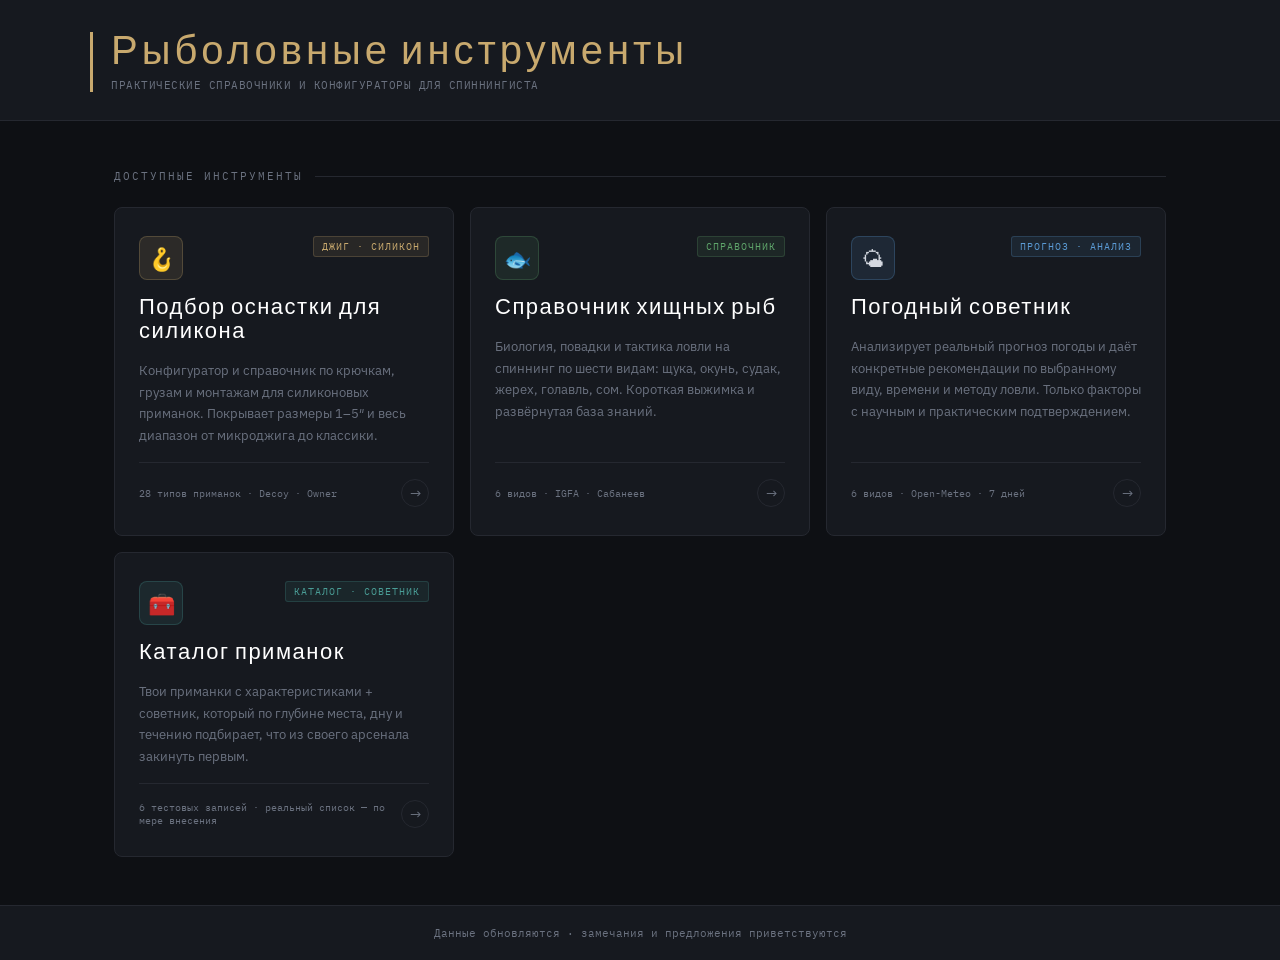
<file: index.html>
<!DOCTYPE html>
<html lang="ru">
<head>
  <!-- Yandex.Metrika counter -->
<script type="text/javascript">
    (function(m,e,t,r,i,k,a){
        m[i]=m[i]||function(){
            (m[i].a=m[i].a||[]).push(arguments)
        };
        m[i].l=1*new Date();
        for (var j = 0; j < document.scripts.length; j++) {if (document.scripts[j].src === r) { return; }}
        k=e.createElement(t),a=e.getElementsByTagName(t)[0],k.async=1,k.src=r,a.parentNode.insertBefore(k,a)
    })(window, document,'script','https://mc.yandex.ru/metrika/tag.js?id=109350380', 'ym');

    ym(109350380, 'init', {ssr:true, webvisor:true, clickmap:true, ecommerce:"dataLayer", referrer: document.referrer, url: location.href, accurateTrackBounce:true, trackLinks:true});
</script>
<noscript><div><img src="https://mc.yandex.ru/watch/109350380" style="position:absolute; left:-9999px;" alt="" /></div></noscript>
<!-- /Yandex.Metrika counter -->
<meta charset="UTF-8">
<meta name="viewport" content="width=device-width, initial-scale=1.0">
<title>Рыболовные инструменты</title>
<link href="https://fonts.googleapis.com/css2?family=Bebas+Neue&family=IBM+Plex+Mono:wght@400;500&family=IBM+Plex+Sans:wght@300;400;500&display=swap" rel="stylesheet">
<style>
  :root {
    --bg:      #0e1014;
    --surface: #16191f;
    --surface2: #1c1f27;
    --border:  #252830;
    --accent:  #c8a96e;
    --text:    #d4d8e0;
    --muted:   #6b7280;
  }

  *, *::before, *::after { box-sizing: border-box; margin: 0; padding: 0; }

  body {
    background: var(--bg);
    color: var(--text);
    font-family: 'IBM Plex Sans', sans-serif;
    min-height: 100vh;
    display: flex;
    flex-direction: column;
    -webkit-font-smoothing: antialiased;
  }

  .site-header {
    border-bottom: 1px solid var(--border);
    background: var(--surface);
    padding: 32px 24px 28px;
  }

  .header-inner {
    max-width: 1100px;
    margin: 0 auto;
    border-left: 3px solid var(--accent);
    padding-left: 18px;
  }

  .site-title {
    font-family: 'Bebas Neue', sans-serif;
    font-size: 40px;
    letter-spacing: 4px;
    color: var(--accent);
    line-height: 1;
    margin-bottom: 6px;
  }

  .site-desc {
    font-family: 'IBM Plex Mono', monospace;
    font-size: 11px;
    color: var(--muted);
    letter-spacing: 0.5px;
    text-transform: uppercase;
  }

  .main {
    flex: 1;
    max-width: 1100px;
    margin: 0 auto;
    width: 100%;
    padding: 48px 24px;
  }

  .section-label {
    font-family: 'IBM Plex Mono', monospace;
    font-size: 11px;
    text-transform: uppercase;
    letter-spacing: 2px;
    color: var(--muted);
    margin-bottom: 24px;
    display: flex;
    align-items: center;
    gap: 12px;
  }

  .section-label::after {
    content: '';
    flex: 1;
    height: 1px;
    background: var(--border);
  }

  .tools-grid {
    display: grid;
    grid-template-columns: repeat(auto-fill, minmax(300px, 1fr));
    gap: 16px;
  }

  .tool-card {
    background: var(--surface);
    border: 1px solid var(--border);
    border-radius: 8px;
    padding: 28px 24px;
    text-decoration: none;
    color: inherit;
    display: flex;
    flex-direction: column;
    gap: 16px;
    transition: border-color 0.15s, background 0.15s, transform 0.15s;
    position: relative;
    overflow: hidden;
  }

  .tool-card::before {
    content: '';
    position: absolute;
    top: 0; left: 0; right: 0;
    height: 2px;
    background: var(--card-accent, var(--accent));
    opacity: 0;
    transition: opacity 0.15s;
  }

  .tool-card:hover {
    border-color: var(--card-accent, var(--accent));
    background: var(--surface2);
    transform: translateY(-2px);
  }

  .tool-card:hover::before { opacity: 1; }

  .tool-card-top {
    display: flex;
    align-items: flex-start;
    justify-content: space-between;
    gap: 12px;
  }

  .tool-icon {
    width: 44px;
    height: 44px;
    border-radius: 8px;
    display: flex;
    align-items: center;
    justify-content: center;
    font-size: 22px;
    flex-shrink: 0;
    background: var(--icon-bg);
    border: 1px solid var(--icon-border);
  }

  .tool-tag {
    font-family: 'IBM Plex Mono', monospace;
    font-size: 10px;
    text-transform: uppercase;
    letter-spacing: 1px;
    padding: 3px 8px;
    border-radius: 3px;
    background: var(--tag-bg);
    color: var(--card-accent, var(--accent));
    border: 1px solid var(--tag-border);
    white-space: nowrap;
  }

  .tool-name {
    font-family: 'Bebas Neue', sans-serif;
    font-size: 22px;
    letter-spacing: 1.5px;
    color: #fff;
    line-height: 1.1;
  }

  .tool-desc {
    font-size: 13px;
    color: var(--muted);
    line-height: 1.65;
    flex: 1;
  }

  .tool-footer {
    display: flex;
    align-items: center;
    justify-content: space-between;
    padding-top: 16px;
    border-top: 1px solid var(--border);
  }

  .tool-meta {
    font-family: 'IBM Plex Mono', monospace;
    font-size: 10px;
    color: var(--muted);
  }

  .tool-arrow {
    width: 28px;
    height: 28px;
    border-radius: 50%;
    border: 1px solid var(--border);
    display: flex;
    align-items: center;
    justify-content: center;
    color: var(--muted);
    font-size: 14px;
    transition: all 0.15s;
    flex-shrink: 0;
  }

  .tool-card:hover .tool-arrow {
    border-color: var(--card-accent, var(--accent));
    color: var(--card-accent, var(--accent));
  }

  /* Soon cards */
  .tool-card--soon {
    opacity: 0.4;
    pointer-events: none;
  }
  .tool-card--soon::before { display: none; }

  .site-footer {
    border-top: 1px solid var(--border);
    background: var(--surface);
    padding: 20px 24px;
    text-align: center;
  }

  .site-footer p {
    font-family: 'IBM Plex Mono', monospace;
    font-size: 11px;
    color: var(--muted);
  }

  @media (max-width: 600px) {
    .site-title { font-size: 30px; }
    .main { padding: 32px 16px; }
    .tools-grid { grid-template-columns: 1fr; }
    .tool-card { padding: 20px 16px; }
  }
</style>
</head>
<body>

<header class="site-header">
  <div class="header-inner">
    <div class="site-title">Рыболовные инструменты</div>
    <div class="site-desc">Практические справочники и конфигураторы для спиннингиста</div>
  </div>
</header>

<main class="main">

  <div class="section-label">Доступные инструменты</div>

  <div class="tools-grid">

    <a class="tool-card" href="./lure-tool/"
       style="--card-accent:#c8a96e;--icon-bg:rgba(200,169,110,0.12);--icon-border:rgba(200,169,110,0.25);--tag-bg:rgba(200,169,110,0.10);--tag-border:rgba(200,169,110,0.22)">
      <div class="tool-card-top">
        <div class="tool-icon">🪝</div>
        <span class="tool-tag">Джиг · Силикон</span>
      </div>
      <div class="tool-name">Подбор оснастки для силикона</div>
      <div class="tool-desc">
        Конфигуратор и справочник по крючкам, грузам и монтажам для силиконовых приманок.
        Покрывает размеры 1–5″ и весь диапазон от микроджига до классики.
      </div>
      <div class="tool-footer">
        <span class="tool-meta">28 типов приманок · Decoy · Owner</span>
        <span class="tool-arrow">→</span>
      </div>
    </a>

    <a class="tool-card" href="./fish-guide/"
       style="--card-accent:#5fa56b;--icon-bg:rgba(95,165,107,0.12);--icon-border:rgba(95,165,107,0.25);--tag-bg:rgba(95,165,107,0.10);--tag-border:rgba(95,165,107,0.22)">
      <div class="tool-card-top">
        <div class="tool-icon">🐟</div>
        <span class="tool-tag">Справочник</span>
      </div>
      <div class="tool-name">Справочник хищных рыб</div>
      <div class="tool-desc">
        Биология, повадки и тактика ловли на спиннинг по шести видам:
        щука, окунь, судак, жерех, голавль, сом. Короткая выжимка и развёрнутая база знаний.
      </div>
      <div class="tool-footer">
        <span class="tool-meta">6 видов · IGFA · Сабанеев</span>
        <span class="tool-arrow">→</span>
      </div>
    </a>

    <a class="tool-card" href="./weather-advisor/"
       style="--card-accent:#5b9bd5;--icon-bg:rgba(91,155,213,0.12);--icon-border:rgba(91,155,213,0.25);--tag-bg:rgba(91,155,213,0.10);--tag-border:rgba(91,155,213,0.22)">
      <div class="tool-card-top">
        <div class="tool-icon">🌤</div>
        <span class="tool-tag">Прогноз · Анализ</span>
      </div>
      <div class="tool-name">Погодный советник</div>
      <div class="tool-desc">
        Анализирует реальный прогноз погоды и даёт конкретные рекомендации по выбранному виду,
        времени и методу ловли. Только факторы с научным и практическим подтверждением.
      </div>
      <div class="tool-footer">
        <span class="tool-meta">6 видов · Open-Meteo · 7 дней</span>
        <span class="tool-arrow">→</span>
      </div>
    </a>

    <a class="tool-card" href="./lure-catalog/"
       style="--card-accent:#4a9d96;--icon-bg:rgba(74,157,150,0.12);--icon-border:rgba(74,157,150,0.25);--tag-bg:rgba(74,157,150,0.10);--tag-border:rgba(74,157,150,0.22)">
      <div class="tool-card-top">
        <div class="tool-icon">🧰</div>
        <span class="tool-tag">Каталог · Советник</span>
      </div>
      <div class="tool-name">Каталог приманок</div>
      <div class="tool-desc">
        Твои приманки с характеристиками + советник, который по глубине места, дну и течению
        подбирает, что из своего арсенала закинуть первым.
      </div>
      <div class="tool-footer">
        <span class="tool-meta">6 тестовых записей · реальный список — по мере внесения</span>
        <span class="tool-arrow">→</span>
      </div>
    </a>

  </div>

</main>

<footer class="site-footer">
  <p>Данные обновляются · замечания и предложения приветствуются</p>
</footer>

</body>
</html>
</file>
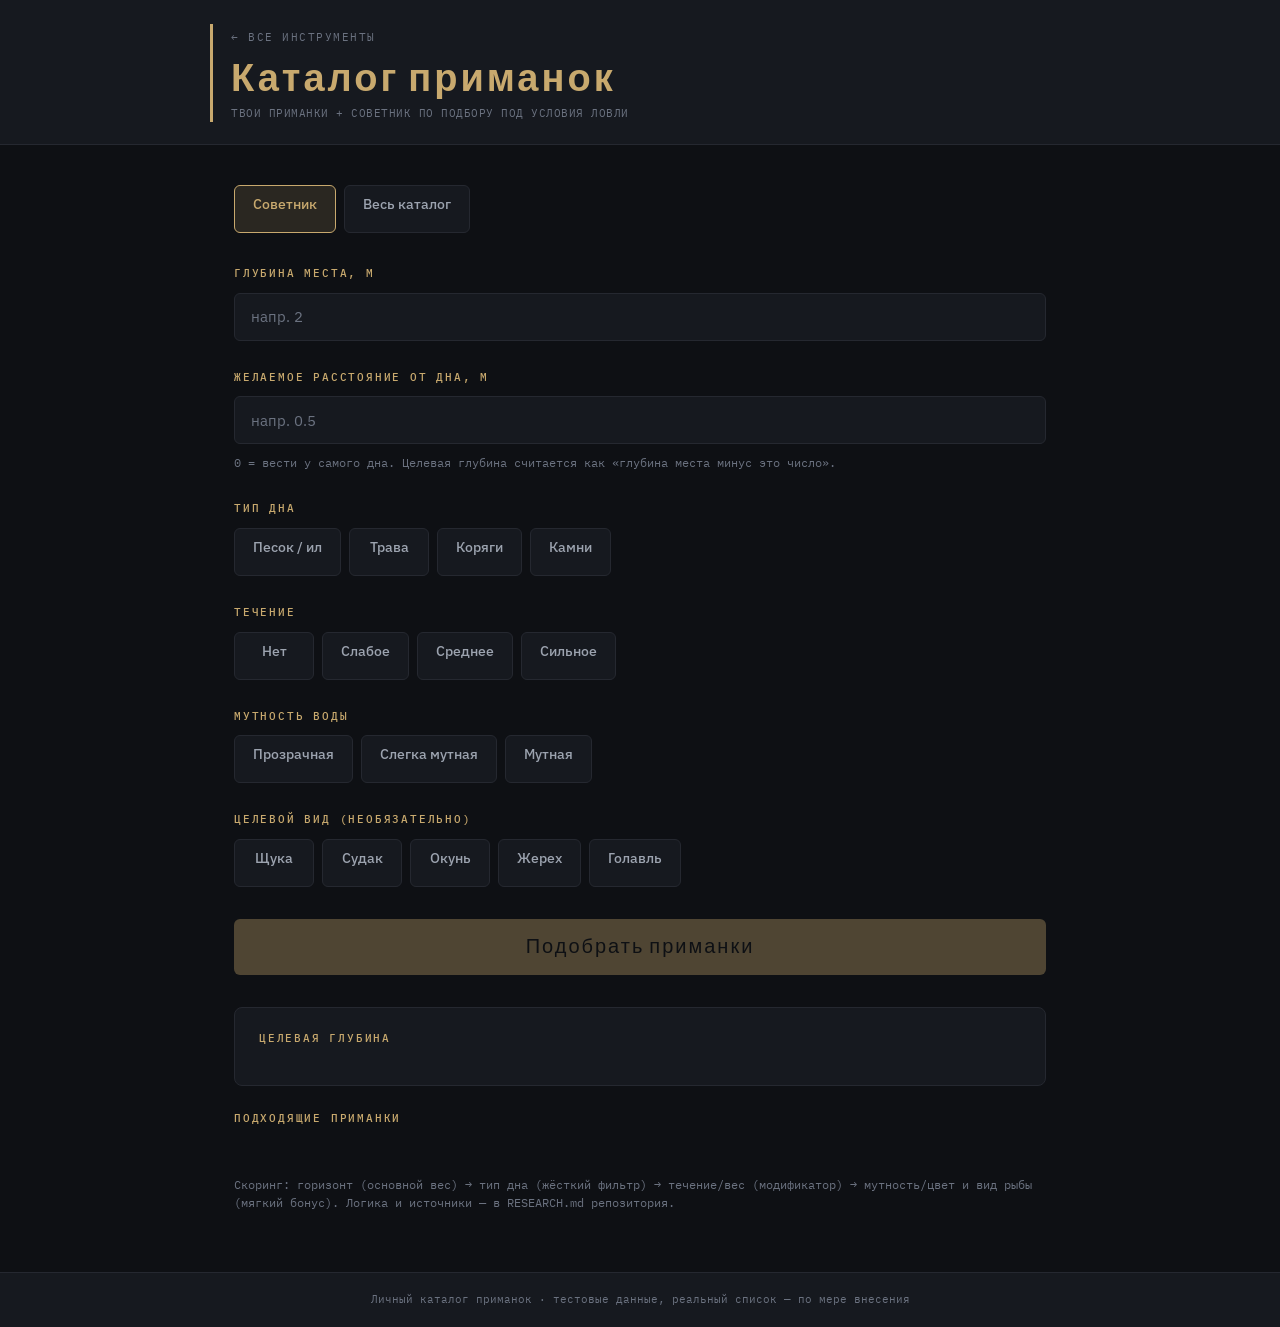
<file: lure-catalog/index.html>
<!DOCTYPE html>
<html lang="ru">
<head>
<!-- Yandex.Metrika counter -->
<script type="text/javascript">
   (function(m,e,t,r,i,k,a){m[i]=m[i]||function(){(m[i].a=m[i].a||[]).push(arguments)};m[i].l=1*new Date();for(var j=0;j<document.scripts.length;j++){if(document.scripts[j].src===r){return;}}k=e.createElement(t),a=e.getElementsByTagName(t)[0],k.async=1,k.src=r,a.parentNode.insertBefore(k,a)})(window,document,'script','https://mc.yandex.ru/metrika/tag.js?id=109350380','ym');
   ym(109350380,'init',{ssr:true,webvisor:true,clickmap:true,ecommerce:"dataLayer",referrer:document.referrer,url:location.href,accurateTrackBounce:true,trackLinks:true});
</script>
<noscript><div><img src="https://mc.yandex.ru/watch/109350380" style="position:absolute;left:-9999px;" alt=""/></div></noscript>
<!-- /Yandex.Metrika counter -->
<meta charset="UTF-8">
<meta name="viewport" content="width=device-width, initial-scale=1.0, maximum-scale=5.0">
<title>Каталог приманок</title>
<link href="https://fonts.googleapis.com/css2?family=Bebas+Neue&family=IBM+Plex+Mono:wght@400;500&family=IBM+Plex+Sans:wght@300;400;500;600&display=swap" rel="stylesheet">
<link rel="stylesheet" href="styles.css">
</head>
<body>

<header class="page-header">
  <div class="header-inner">
    <a href="../" class="back-link">&larr; все инструменты</a>
    <h1>Каталог приманок</h1>
    <p class="subtitle">Твои приманки + советник по подбору под условия ловли</p>
  </div>
</header>

<main class="content">
  <div class="layout">

    <div class="tabs" role="tablist">
      <button class="chip tab-btn chip--active" data-tab="advisor">Советник</button>
      <button class="chip tab-btn" data-tab="catalog">Весь каталог</button>
    </div>

    <!-- ======================= СОВЕТНИК ======================= -->
    <div id="advisor-tab">

      <section class="form-section">

        <div class="form-group">
          <label class="group-label">Глубина места, м</label>
          <input type="number" id="depth-input" class="text-input" placeholder="напр. 2" min="0" step="0.1" inputmode="decimal">
        </div>

        <div class="form-group">
          <label class="group-label">Желаемое расстояние от дна, м</label>
          <input type="number" id="offset-input" class="text-input" placeholder="напр. 0.5" min="0" step="0.1" inputmode="decimal">
          <p class="hint">0 = вести у самого дна. Целевая глубина считается как «глубина места минус это число».</p>
        </div>

        <div class="form-group">
          <label class="group-label">Тип дна</label>
          <div class="chip-group" role="group" aria-label="Тип дна">
            <button class="chip" data-group="bottom" data-value="sand">Песок / ил</button>
            <button class="chip" data-group="bottom" data-value="grass">Трава</button>
            <button class="chip" data-group="bottom" data-value="snag">Коряги</button>
            <button class="chip" data-group="bottom" data-value="rock">Камни</button>
          </div>
        </div>

        <div class="form-group">
          <label class="group-label">Течение</label>
          <div class="chip-group" role="group" aria-label="Течение">
            <button class="chip" data-group="current" data-value="none">Нет</button>
            <button class="chip" data-group="current" data-value="weak">Слабое</button>
            <button class="chip" data-group="current" data-value="medium">Среднее</button>
            <button class="chip" data-group="current" data-value="strong">Сильное</button>
          </div>
        </div>

        <div class="form-group">
          <label class="group-label">Мутность воды</label>
          <div class="chip-group" role="group" aria-label="Мутность воды">
            <button class="chip" data-group="clarity" data-value="clear">Прозрачная</button>
            <button class="chip" data-group="clarity" data-value="stained">Слегка мутная</button>
            <button class="chip" data-group="clarity" data-value="murky">Мутная</button>
          </div>
        </div>

        <div class="form-group">
          <label class="group-label">Целевой вид (необязательно)</label>
          <div class="chip-group" role="group" aria-label="Целевой вид">
            <button class="chip" data-group="species" data-value="pike">Щука</button>
            <button class="chip" data-group="species" data-value="zander">Судак</button>
            <button class="chip" data-group="species" data-value="perch">Окунь</button>
            <button class="chip" data-group="species" data-value="asp">Жерех</button>
            <button class="chip" data-group="species" data-value="chub">Голавль</button>
          </div>
        </div>

        <button id="submit-btn" class="submit-btn" disabled>Подобрать приманки</button>

      </section>

      <section id="result-section" class="result-section" hidden style="margin-top:32px;">

        <div class="result-block">
          <div class="block-label">Целевая глубина</div>
          <p id="target-depth-summary" class="hint" style="font-size:13px;"></p>
        </div>

        <div class="block-label" style="margin-top:8px;">Подходящие приманки</div>
        <div id="ranked-list" style="display:flex;flex-direction:column;gap:14px;"></div>

        <div id="excluded-block" class="result-block" hidden>
          <div class="block-label">Не рекомендуется на этом дне</div>
          <ul id="excluded-list" class="excluded-list"></ul>
        </div>

        <p class="hint">Скоринг: горизонт (основной вес) → тип дна (жёсткий фильтр) → течение/вес (модификатор) → мутность/цвет и вид рыбы (мягкий бонус). Логика и источники — в RESEARCH.md репозитория.</p>

      </section>

    </div>

    <!-- ======================= ВЕСЬ КАТАЛОГ ======================= -->
    <div id="catalog-tab" hidden>
      <div class="block-label">Все приманки (сейчас — тестовый набор)</div>
      <div id="catalog-grid" class="catalog-grid"></div>
    </div>

  </div>
</main>

<footer class="page-footer">
  <p>Личный каталог приманок · тестовые данные, реальный список — по мере внесения</p>
</footer>

<script src="data/lures-data.js"></script>
<script src="logic/scoring.js"></script>
<script src="app.js"></script>
</body>
</html>
</file>
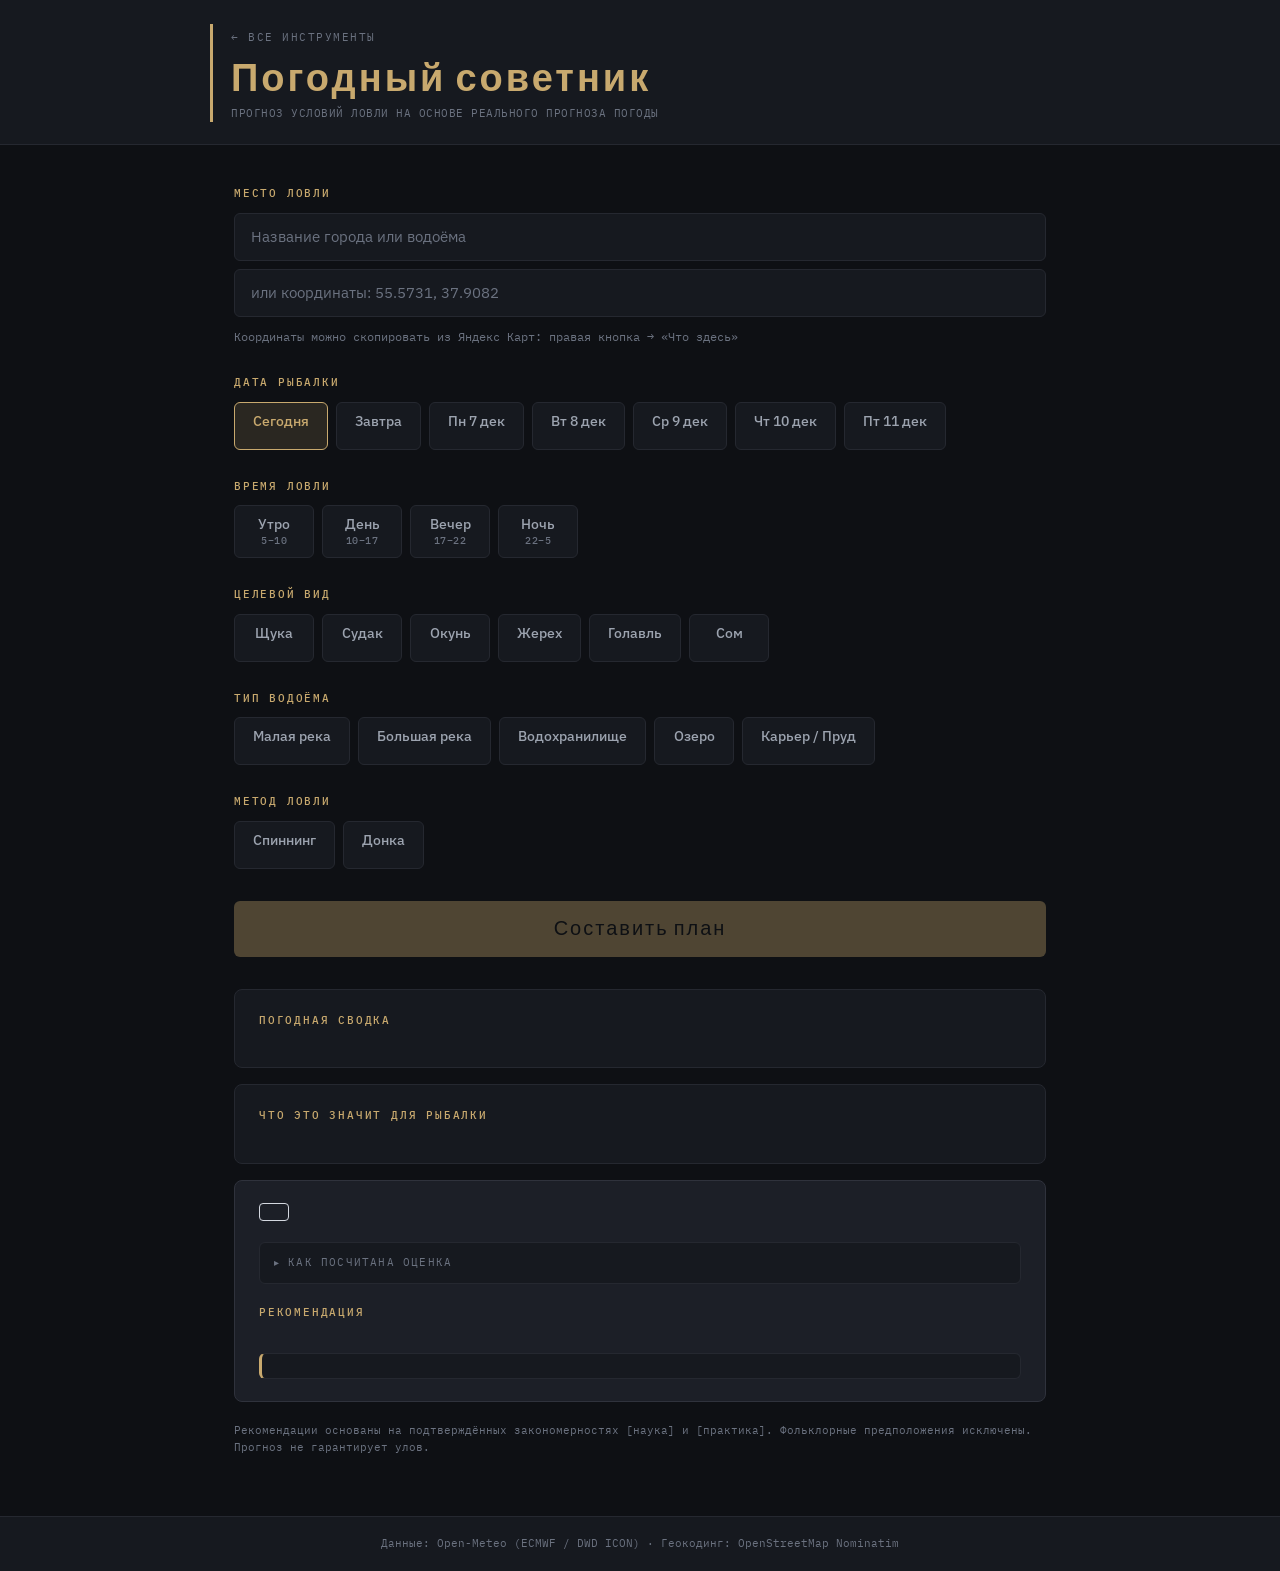
<file: weather-advisor/index.html>
<!DOCTYPE html>
<html lang="ru">
<head>
<!-- Yandex.Metrika counter -->
<script type="text/javascript">
   (function(m,e,t,r,i,k,a){m[i]=m[i]||function(){(m[i].a=m[i].a||[]).push(arguments)};m[i].l=1*new Date();for(var j=0;j<document.scripts.length;j++){if(document.scripts[j].src===r){return;}}k=e.createElement(t),a=e.getElementsByTagName(t)[0],k.async=1,k.src=r,a.parentNode.insertBefore(k,a)})(window,document,'script','https://mc.yandex.ru/metrika/tag.js?id=109350380','ym');
   ym(109350380,'init',{ssr:true,webvisor:true,clickmap:true,ecommerce:"dataLayer",referrer:document.referrer,url:location.href,accurateTrackBounce:true,trackLinks:true});
</script>
<noscript><div><img src="https://mc.yandex.ru/watch/109350380" style="position:absolute;left:-9999px;" alt=""/></div></noscript>
<!-- /Yandex.Metrika counter -->
<meta charset="UTF-8">
<meta name="viewport" content="width=device-width, initial-scale=1.0, maximum-scale=5.0">
<title>Погодный советник рыболова</title>
<link href="https://fonts.googleapis.com/css2?family=Bebas+Neue&family=IBM+Plex+Mono:wght@400;500&family=IBM+Plex+Sans:wght@300;400;500;600&display=swap" rel="stylesheet">
<link rel="stylesheet" href="styles.css">
</head>
<body>

<header class="page-header">
  <div class="header-inner">
    <a href="../" class="back-link">&larr; все инструменты</a>
    <h1>Погодный советник</h1>
    <p class="subtitle">Прогноз условий ловли на основе реального прогноза погоды</p>
  </div>
</header>

<main class="content">
  <div class="layout">

    <section class="form-section">

      <div class="form-group">
        <label class="group-label">Место ловли</label>
        <div class="location-inputs">
          <div class="city-search-wrap">
            <input type="text" id="city-input" class="text-input" placeholder="Название города или водоёма" autocomplete="off">
            <div id="city-dropdown" class="city-dropdown" hidden></div>
          </div>
          <div class="coords-wrap">
            <input type="text" id="coords-input" class="text-input" placeholder="или координаты: 55.5731, 37.9082">
            <div id="coords-error" class="field-error" hidden></div>
          </div>
        </div>
        <p class="hint">Координаты можно скопировать из Яндекс Карт: правая кнопка &rarr; &laquo;Что здесь&raquo;</p>
      </div>

      <div class="form-group">
        <label class="group-label">Дата рыбалки</label>
        <div class="chip-group" id="date-chips" role="group" aria-label="Дата рыбалки"></div>
        <div id="accuracy-warning" class="accuracy-warning" hidden>
          &#9888; Прогноз на 3+ дня носит ориентировочный характер. Современные модели теряют точность после 2&ndash;3 суток. Рекомендуем повторить запрос накануне или в день рыбалки.
        </div>
      </div>

      <div class="form-group">
        <label class="group-label">Время ловли</label>
        <div class="chip-group" role="group" aria-label="Время ловли">
          <button class="chip" data-group="time" data-value="morning">Утро<span class="chip-sub">5&ndash;10</span></button>
          <button class="chip" data-group="time" data-value="day">День<span class="chip-sub">10&ndash;17</span></button>
          <button class="chip" data-group="time" data-value="evening">Вечер<span class="chip-sub">17&ndash;22</span></button>
          <button class="chip" data-group="time" data-value="night">Ночь<span class="chip-sub">22&ndash;5</span></button>
        </div>
      </div>

      <div class="form-group">
        <label class="group-label">Целевой вид</label>
        <div class="chip-group" role="group" aria-label="Вид рыбы">
          <button class="chip" data-group="species" data-value="pike">Щука</button>
          <button class="chip" data-group="species" data-value="zander">Судак</button>
          <button class="chip" data-group="species" data-value="perch">Окунь</button>
          <button class="chip" data-group="species" data-value="asp">Жерех</button>
          <button class="chip" data-group="species" data-value="chub">Голавль</button>
          <button class="chip" data-group="species" data-value="catfish">Сом</button>
        </div>
      </div>

      <div class="form-group">
        <label class="group-label">Тип водоёма</label>
        <div class="chip-group" role="group" aria-label="Тип водоёма">
          <button class="chip" data-group="watertype" data-value="river_small">Малая река</button>
          <button class="chip" data-group="watertype" data-value="river_large">Большая река</button>
          <button class="chip" data-group="watertype" data-value="reservoir">Водохранилище</button>
          <button class="chip" data-group="watertype" data-value="lake">Озеро</button>
          <button class="chip" data-group="watertype" data-value="pond">Карьер / Пруд</button>
        </div>
      </div>

      <div class="form-group">
        <label class="group-label">Метод ловли</label>
        <div class="chip-group" role="group" aria-label="Метод ловли">
          <button class="chip" data-group="method" data-value="spinning">Спиннинг</button>
          <button class="chip" data-group="method" data-value="bottom">Донка</button>
        </div>
      </div>

      <button id="submit-btn" class="submit-btn" disabled>
        <span id="submit-label">Составить план</span>
        <span id="submit-loader" class="loader" hidden></span>
      </button>

      <div id="api-error" class="api-error" hidden></div>

    </section>

    <section id="result-section" class="result-section" hidden>

      <div class="result-block">
        <div class="block-label">Погодная сводка</div>
        <div id="weather-grid" class="weather-grid"></div>
      </div>

      <div class="result-block">
        <div class="block-label">Что это значит для рыбалки</div>
        <ul id="insights-list" class="insights-list"></ul>
      </div>

      <div class="result-block result-block--main">
        <div id="rating-badge" class="rating-badge"></div>
        <details class="score-breakdown" id="score-breakdown">
          <summary>Как посчитана оценка</summary>
          <div id="breakdown-rows" class="breakdown-rows"></div>
          <p class="breakdown-note">Оценка относительна для выбранного вида: пороги откалиброваны по распределению достижимых условий каждого вида отдельно.</p>
        </details>
        <div class="block-label" style="margin-top:20px;">Рекомендация</div>
        <div id="spawn-warning" class="spawn-warning" hidden></div>
        <div id="rec-details" class="rec-details"></div>
        <div id="water-location" class="water-location"></div>
      </div>

      <p class="result-disclaimer">Рекомендации основаны на подтверждённых закономерностях [наука] и [практика]. Фольклорные предположения исключены. Прогноз не гарантирует улов.</p>

    </section>

  </div>
</main>

<footer class="page-footer">
  <p>Данные: Open-Meteo (ECMWF / DWD ICON) &middot; Геокодинг: OpenStreetMap Nominatim</p>
</footer>

<script src="data/recommendations-data.js"></script>
<script src="data/scoring-config.js"></script>
<script src="data/behavior-notes.js"></script>
<script src="data/scenario-insights.js"></script>
<script src="data/season-notes.js"></script>
<script src="data/water-tactic-notes.js"></script>
<script src="logic/recommendations.js"></script>
<script src="app.js"></script>
</body>
</html>
</file>
<file: lure-catalog/styles.css>
/* ============================================================
   LURE CATALOG — стили
   Единая дизайн-система: те же токены, что в fish-guide, lure-tool,
   weather-advisor
   ============================================================ */

:root {
  --bg:         #0e1014;
  --surface:    #16191f;
  --surface2:   #1c1f27;
  --border:     #252830;
  --border2:    #2f323c;
  --accent:     #c8a96e;
  --accent-dim: rgba(200,169,110,0.15);
  --text:       #d4d8e0;
  --text-dim:   #9ca3af;
  --muted:      #6b7280;
  --good:       #5fa56b;
  --warn:       #c8844e;
  --bad:        #b85c4e;
}

*, *::before, *::after { box-sizing: border-box; margin: 0; padding: 0; }
html { -webkit-text-size-adjust: 100%; }

body {
  background: var(--bg);
  color: var(--text);
  font-family: 'IBM Plex Sans', sans-serif;
  font-size: 15px;
  line-height: 1.6;
  min-height: 100vh;
  display: flex;
  flex-direction: column;
  -webkit-font-smoothing: antialiased;
}

.page-header { border-bottom: 1px solid var(--border); background: var(--surface); padding: 24px 24px 22px; }
.header-inner { max-width: 860px; margin: 0 auto; border-left: 3px solid var(--accent); padding-left: 18px; }
.back-link { display: inline-block; font-family: 'IBM Plex Mono', monospace; font-size: 11px; text-transform: uppercase; letter-spacing: 1.5px; color: var(--muted); text-decoration: none; margin-bottom: 14px; transition: color 0.15s; }
.back-link:hover { color: var(--accent); }
.page-header h1 { font-family: 'Bebas Neue', sans-serif; font-size: 38px; letter-spacing: 3px; color: var(--accent); line-height: 1; margin-bottom: 6px; }
.subtitle { font-family: 'IBM Plex Mono', monospace; font-size: 11px; color: var(--muted); letter-spacing: 0.5px; text-transform: uppercase; }

.content { flex: 1; }
.layout { max-width: 860px; margin: 0 auto; padding: 40px 24px 60px; display: flex; flex-direction: column; gap: 32px; }

.tabs { display: flex; gap: 8px; }

.form-section { display: flex; flex-direction: column; gap: 28px; }
.form-group { display: flex; flex-direction: column; gap: 10px; }
.group-label { font-family: 'IBM Plex Mono', monospace; font-size: 11px; text-transform: uppercase; letter-spacing: 1.8px; color: var(--accent); font-weight: 500; }

.text-input { width: 100%; background: var(--surface); border: 1px solid var(--border); border-radius: 6px; color: var(--text); font-family: 'IBM Plex Sans', sans-serif; font-size: 15px; padding: 13px 16px; outline: none; transition: border-color 0.15s; min-height: 48px; }
.text-input::placeholder { color: var(--muted); }
.text-input:focus { border-color: var(--accent); }

.hint { font-size: 12px; color: var(--muted); font-family: 'IBM Plex Mono', monospace; line-height: 1.5; }

.chip-group { display: flex; flex-wrap: wrap; gap: 8px; }
.chip { display: flex; flex-direction: column; align-items: center; gap: 2px; background: var(--surface); border: 1px solid var(--border); border-radius: 6px; color: var(--text-dim); font-family: 'IBM Plex Sans', sans-serif; font-size: 14px; font-weight: 500; padding: 10px 18px; cursor: pointer; transition: all 0.15s; min-height: 48px; min-width: 80px; line-height: 1.2; }
.chip:hover { border-color: var(--border2); color: var(--text); }
.chip--active { border-color: var(--accent); color: var(--accent); background: var(--accent-dim); }

.submit-btn { width: 100%; background: var(--accent); border: none; border-radius: 6px; color: #0e1014; font-family: 'Bebas Neue', sans-serif; font-size: 20px; letter-spacing: 2px; padding: 16px 24px; cursor: pointer; transition: opacity 0.15s, transform 0.1s; min-height: 56px; display: flex; align-items: center; justify-content: center; gap: 10px; margin-top: 4px; }
.submit-btn:hover:not(:disabled) { opacity: 0.88; }
.submit-btn:active:not(:disabled) { transform: scale(0.99); }
.submit-btn:disabled { opacity: 0.35; cursor: not-allowed; }

.result-section { display: flex; flex-direction: column; gap: 16px; scroll-margin-top: 24px; }
.result-block { background: var(--surface); border: 1px solid var(--border); border-radius: 8px; padding: 22px 24px; }
.block-label { font-family: 'IBM Plex Mono', monospace; font-size: 11px; text-transform: uppercase; letter-spacing: 1.8px; color: var(--accent); font-weight: 500; margin-bottom: 16px; }

.rating-badge { display: inline-flex; align-items: center; gap: 8px; padding: 8px 14px; border-radius: 4px; font-family: 'IBM Plex Mono', monospace; font-size: 12px; text-transform: uppercase; letter-spacing: 1.2px; font-weight: 500; border: 1px solid; white-space: nowrap; }

.score-breakdown { margin-top: 14px; border: 1px solid var(--border); border-radius: 6px; background: var(--surface2); }
.score-breakdown summary { font-family: 'IBM Plex Mono', monospace; font-size: 11px; text-transform: uppercase; letter-spacing: 1.2px; color: var(--muted); padding: 11px 14px; cursor: pointer; user-select: none; transition: color 0.15s; list-style: none; display: flex; align-items: center; gap: 8px; }
.score-breakdown summary::-webkit-details-marker { display: none; }
.score-breakdown summary::before { content: '▸'; font-size: 10px; transition: transform 0.15s; }
.score-breakdown[open] summary::before { transform: rotate(90deg); }
.score-breakdown summary:hover { color: var(--accent); }
.breakdown-rows { padding: 4px 14px 10px; display: flex; flex-direction: column; }
.bd-row { display: flex; justify-content: space-between; align-items: baseline; gap: 12px; padding: 6px 0; border-bottom: 1px solid var(--border); font-size: 13px; }
.bd-row:last-child { border-bottom: none; }
.bd-label { color: var(--text-dim); }
.bd-val { font-family: 'IBM Plex Mono', monospace; font-size: 13px; flex-shrink: 0; }
.bd-total { border-top: 1px solid var(--border2); margin-top: 2px; }
.bd-total .bd-label { color: var(--text); font-weight: 500; }
.bd-total .bd-val { color: #fff; }

.excluded-list { list-style: none; display: flex; flex-direction: column; gap: 10px; }
.excluded-list li { font-size: 13px; line-height: 1.6; color: var(--text-dim); padding-left: 16px; position: relative; }
.excluded-list li::before { content: '⚠'; position: absolute; left: 0; color: var(--warn); }

/* ── Карточки приманок (результаты + каталог) ── */
.lure-result { padding: 18px 20px; }
.lure-card-top { display: flex; align-items: flex-start; justify-content: space-between; gap: 12px; margin-bottom: 10px; }
.lure-name { font-family: 'Bebas Neue', sans-serif; font-size: 19px; letter-spacing: 0.5px; color: #fff; line-height: 1.15; }
.lure-tag { display: inline-block; font-family: 'IBM Plex Mono', monospace; font-size: 10px; text-transform: uppercase; letter-spacing: 0.8px; color: var(--accent); background: var(--accent-dim); border: 1px solid rgba(200,169,110,0.25); border-radius: 3px; padding: 2px 7px; margin-top: 6px; margin-right: 6px; }
.test-badge { display: inline-block; font-family: 'IBM Plex Mono', monospace; font-size: 10px; text-transform: uppercase; letter-spacing: 0.8px; color: var(--warn); background: rgba(200,132,78,0.12); border: 1px solid rgba(200,132,78,0.3); border-radius: 3px; padding: 2px 7px; margin-top: 6px; }
.lure-meta { font-size: 13px; color: var(--text-dim); margin-top: 4px; }
.lure-notes { font-size: 12px; color: var(--muted); margin-top: 8px; line-height: 1.55; }

.catalog-grid { display: grid; grid-template-columns: repeat(auto-fill, minmax(240px, 1fr)); gap: 14px; }
.lure-card { background: var(--surface); border: 1px solid var(--border); border-radius: 8px; padding: 18px 20px; }

.page-footer { border-top: 1px solid var(--border); background: var(--surface); padding: 18px 24px; text-align: center; margin-top: auto; }
.page-footer p { font-family: 'IBM Plex Mono', monospace; font-size: 11px; color: var(--muted); }

@media (max-width: 600px) {
  .page-header { padding: 18px 16px 16px; }
  .header-inner { padding-left: 14px; }
  .page-header h1 { font-size: 28px; letter-spacing: 2px; }
  .layout { padding: 24px 16px 48px; gap: 24px; }
  .chip { min-width: 70px; font-size: 13px; padding: 10px 14px; }
  .result-block { padding: 18px 18px; }
  .catalog-grid { grid-template-columns: 1fr; }
}
</file>
<file: weather-advisor/styles.css>
/* ============================================================
   WEATHER ADVISOR — стили
   Единая дизайн-система: те же токены, что в fish-guide и lure-tool
   ============================================================ */

:root {
  --bg:         #0e1014;
  --surface:    #16191f;
  --surface2:   #1c1f27;
  --border:     #252830;
  --border2:    #2f323c;
  --accent:     #c8a96e;
  --accent-dim: rgba(200,169,110,0.15);
  --text:       #d4d8e0;
  --text-dim:   #9ca3af;
  --muted:      #6b7280;
  --good:       #5fa56b;
  --warn:       #c8844e;
  --bad:        #b85c4e;
}

*, *::before, *::after { box-sizing: border-box; margin: 0; padding: 0; }
html { -webkit-text-size-adjust: 100%; }

body {
  background: var(--bg);
  color: var(--text);
  font-family: 'IBM Plex Sans', sans-serif;
  font-size: 15px;
  line-height: 1.6;
  min-height: 100vh;
  display: flex;
  flex-direction: column;
  -webkit-font-smoothing: antialiased;
}

.page-header { border-bottom: 1px solid var(--border); background: var(--surface); padding: 24px 24px 22px; }
.header-inner { max-width: 860px; margin: 0 auto; border-left: 3px solid var(--accent); padding-left: 18px; }
.back-link { display: inline-block; font-family: 'IBM Plex Mono', monospace; font-size: 11px; text-transform: uppercase; letter-spacing: 1.5px; color: var(--muted); text-decoration: none; margin-bottom: 14px; transition: color 0.15s; }
.back-link:hover { color: var(--accent); }
.page-header h1 { font-family: 'Bebas Neue', sans-serif; font-size: 38px; letter-spacing: 3px; color: var(--accent); line-height: 1; margin-bottom: 6px; }
.subtitle { font-family: 'IBM Plex Mono', monospace; font-size: 11px; color: var(--muted); letter-spacing: 0.5px; text-transform: uppercase; }

.content { flex: 1; }
.layout { max-width: 860px; margin: 0 auto; padding: 40px 24px 60px; display: flex; flex-direction: column; gap: 32px; }

.form-section { display: flex; flex-direction: column; gap: 28px; }
.form-group { display: flex; flex-direction: column; gap: 10px; }
.group-label { font-family: 'IBM Plex Mono', monospace; font-size: 11px; text-transform: uppercase; letter-spacing: 1.8px; color: var(--accent); font-weight: 500; }

.location-inputs { display: flex; flex-direction: column; gap: 8px; }
.city-search-wrap { position: relative; }

.text-input { width: 100%; background: var(--surface); border: 1px solid var(--border); border-radius: 6px; color: var(--text); font-family: 'IBM Plex Sans', sans-serif; font-size: 15px; padding: 13px 16px; outline: none; transition: border-color 0.15s; min-height: 48px; }
.text-input::placeholder { color: var(--muted); }
.text-input:focus { border-color: var(--accent); }

.city-dropdown { position: absolute; top: calc(100% + 4px); left: 0; right: 0; background: var(--surface2); border: 1px solid var(--border2); border-radius: 6px; z-index: 100; overflow: hidden; box-shadow: 0 8px 24px rgba(0,0,0,0.4); }
.city-option { padding: 13px 16px; cursor: pointer; font-size: 14px; color: var(--text); border-bottom: 1px solid var(--border); transition: background 0.1s; min-height: 48px; display: flex; flex-direction: column; justify-content: center; }
.city-option:last-child { border-bottom: none; }
.city-option:hover { background: var(--surface); }
.city-option-sub { font-size: 12px; color: var(--muted); margin-top: 2px; font-family: 'IBM Plex Mono', monospace; }

.hint { font-size: 12px; color: var(--muted); font-family: 'IBM Plex Mono', monospace; }
.field-error { font-size: 12px; color: var(--bad); padding: 6px 0; }

.chip-group { display: flex; flex-wrap: wrap; gap: 8px; }
.chip { display: flex; flex-direction: column; align-items: center; gap: 2px; background: var(--surface); border: 1px solid var(--border); border-radius: 6px; color: var(--text-dim); font-family: 'IBM Plex Sans', sans-serif; font-size: 14px; font-weight: 500; padding: 10px 18px; cursor: pointer; transition: all 0.15s; min-height: 48px; min-width: 80px; line-height: 1.2; }
.chip:hover { border-color: var(--border2); color: var(--text); }
.chip--active { border-color: var(--accent); color: var(--accent); background: var(--accent-dim); }
.chip-sub { font-size: 10px; font-family: 'IBM Plex Mono', monospace; color: var(--muted); letter-spacing: 0.5px; }
.chip--active .chip-sub { color: var(--accent); opacity: 0.7; }

.accuracy-warning { font-size: 12px; color: var(--accent); background: var(--accent-dim); border: 1px solid rgba(200,169,110,0.25); border-radius: 6px; padding: 10px 14px; line-height: 1.55; }

.submit-btn { width: 100%; background: var(--accent); border: none; border-radius: 6px; color: #0e1014; font-family: 'Bebas Neue', sans-serif; font-size: 20px; letter-spacing: 2px; padding: 16px 24px; cursor: pointer; transition: opacity 0.15s, transform 0.1s; min-height: 56px; display: flex; align-items: center; justify-content: center; gap: 10px; margin-top: 4px; }
.submit-btn:hover:not(:disabled) { opacity: 0.88; }
.submit-btn:active:not(:disabled) { transform: scale(0.99); }
.submit-btn:disabled { opacity: 0.35; cursor: not-allowed; }

.loader { width: 18px; height: 18px; border: 2px solid rgba(14,16,20,0.3); border-top-color: #0e1014; border-radius: 50%; animation: spin 0.7s linear infinite; }
@keyframes spin { to { transform: rotate(360deg); } }

.api-error { font-size: 13px; color: var(--bad); background: rgba(184,92,78,0.1); border: 1px solid rgba(184,92,78,0.3); border-radius: 6px; padding: 12px 16px; line-height: 1.55; }

.result-section { display: flex; flex-direction: column; gap: 16px; scroll-margin-top: 24px; }
.result-block { background: var(--surface); border: 1px solid var(--border); border-radius: 8px; padding: 22px 24px; }
.result-block--main { border-color: var(--border2); background: var(--surface2); }
.block-label { font-family: 'IBM Plex Mono', monospace; font-size: 11px; text-transform: uppercase; letter-spacing: 1.8px; color: var(--accent); font-weight: 500; margin-bottom: 16px; }

.weather-grid { display: grid; grid-template-columns: repeat(auto-fill, minmax(140px, 1fr)); gap: 12px; }
.weather-item { display: flex; flex-direction: column; gap: 4px; }
.weather-icon { font-size: 20px; line-height: 1; }
.weather-value { font-family: 'Bebas Neue', sans-serif; font-size: 22px; letter-spacing: 1px; color: #fff; line-height: 1; }
.weather-label { font-family: 'IBM Plex Mono', monospace; font-size: 10px; text-transform: uppercase; letter-spacing: 0.8px; color: var(--muted); }
.trend-arrow { font-size: 14px; margin-left: 4px; }
.trend-falling { color: #6ab0d4; }
.trend-rising { color: var(--warn); }
.trend-stable { color: var(--muted); }
.trend-unstable { color: var(--bad); }

.insights-list { list-style: none; display: flex; flex-direction: column; gap: 10px; }
.insights-list li { font-size: 14px; line-height: 1.65; color: var(--text); padding-left: 16px; position: relative; }
.insights-list li::before { content: '—'; position: absolute; left: 0; color: var(--accent); font-family: 'IBM Plex Mono', monospace; }

.rating-badge { display: inline-flex; align-items: center; gap: 8px; padding: 8px 14px; border-radius: 4px; font-family: 'IBM Plex Mono', monospace; font-size: 12px; text-transform: uppercase; letter-spacing: 1.2px; font-weight: 500; border: 1px solid; }

/* ── Разбивка score по факторам ── */
.score-breakdown { margin-top: 14px; border: 1px solid var(--border); border-radius: 6px; background: var(--surface); }
.score-breakdown summary { font-family: 'IBM Plex Mono', monospace; font-size: 11px; text-transform: uppercase; letter-spacing: 1.2px; color: var(--muted); padding: 11px 14px; cursor: pointer; user-select: none; transition: color 0.15s; list-style: none; display: flex; align-items: center; gap: 8px; }
.score-breakdown summary::-webkit-details-marker { display: none; }
.score-breakdown summary::before { content: '▸'; font-size: 10px; transition: transform 0.15s; }
.score-breakdown[open] summary::before { transform: rotate(90deg); }
.score-breakdown summary:hover { color: var(--accent); }
.breakdown-rows { padding: 4px 14px 10px; display: flex; flex-direction: column; }
.bd-row { display: flex; justify-content: space-between; align-items: baseline; gap: 12px; padding: 6px 0; border-bottom: 1px solid var(--border); font-size: 13px; }
.bd-row:last-child { border-bottom: none; }
.bd-label { color: var(--text-dim); }
.bd-val { font-family: 'IBM Plex Mono', monospace; font-size: 13px; }
.bd-pos { color: var(--good); }
.bd-neg { color: var(--bad); }
.bd-total { border-top: 1px solid var(--border2); margin-top: 2px; }
.bd-total .bd-label { color: var(--text); font-weight: 500; }
.bd-total .bd-val { color: #fff; }
.breakdown-note { font-size: 11px; color: var(--muted); font-family: 'IBM Plex Mono', monospace; line-height: 1.55; padding: 0 14px 12px; }

.spawn-warning { background: rgba(184,92,78,0.1); border: 1px solid rgba(184,92,78,0.35); border-radius: 6px; padding: 12px 16px; font-size: 13px; color: #e09080; line-height: 1.6; margin-bottom: 16px; }

.rec-details { display: flex; flex-direction: column; gap: 10px; margin-bottom: 16px; }
.rec-row { display: grid; grid-template-columns: 130px 1fr; gap: 12px; font-size: 14px; padding-bottom: 10px; border-bottom: 1px solid var(--border); }
.rec-row:last-child { border-bottom: none; padding-bottom: 0; }
.rec-key { font-family: 'IBM Plex Mono', monospace; font-size: 10px; text-transform: uppercase; letter-spacing: 0.8px; color: var(--muted); padding-top: 2px; }
.rec-val { color: var(--text); line-height: 1.55; }

.water-location { font-size: 13px; color: var(--text-dim); line-height: 1.6; padding: 12px 14px; background: var(--surface); border: 1px solid var(--border); border-radius: 6px; border-left: 3px solid var(--accent); }
.result-disclaimer { font-size: 11px; color: var(--muted); font-family: 'IBM Plex Mono', monospace; line-height: 1.55; padding-top: 4px; }

.page-footer { border-top: 1px solid var(--border); background: var(--surface); padding: 18px 24px; text-align: center; margin-top: auto; }
.page-footer p { font-family: 'IBM Plex Mono', monospace; font-size: 11px; color: var(--muted); }

@media (max-width: 600px) {
  .page-header { padding: 18px 16px 16px; }
  .header-inner { padding-left: 14px; }
  .page-header h1 { font-size: 28px; letter-spacing: 2px; }
  .layout { padding: 24px 16px 48px; gap: 24px; }
  .chip { min-width: 70px; font-size: 13px; padding: 10px 14px; }
  .weather-grid { grid-template-columns: repeat(3, 1fr); gap: 10px; }
  .rec-row { grid-template-columns: 1fr; gap: 2px; }
  .rec-key { padding-top: 0; }
  .result-block { padding: 18px 18px; }
}
@media (max-width: 380px) {
  .weather-grid { grid-template-columns: repeat(2, 1fr); }
}
</file>
